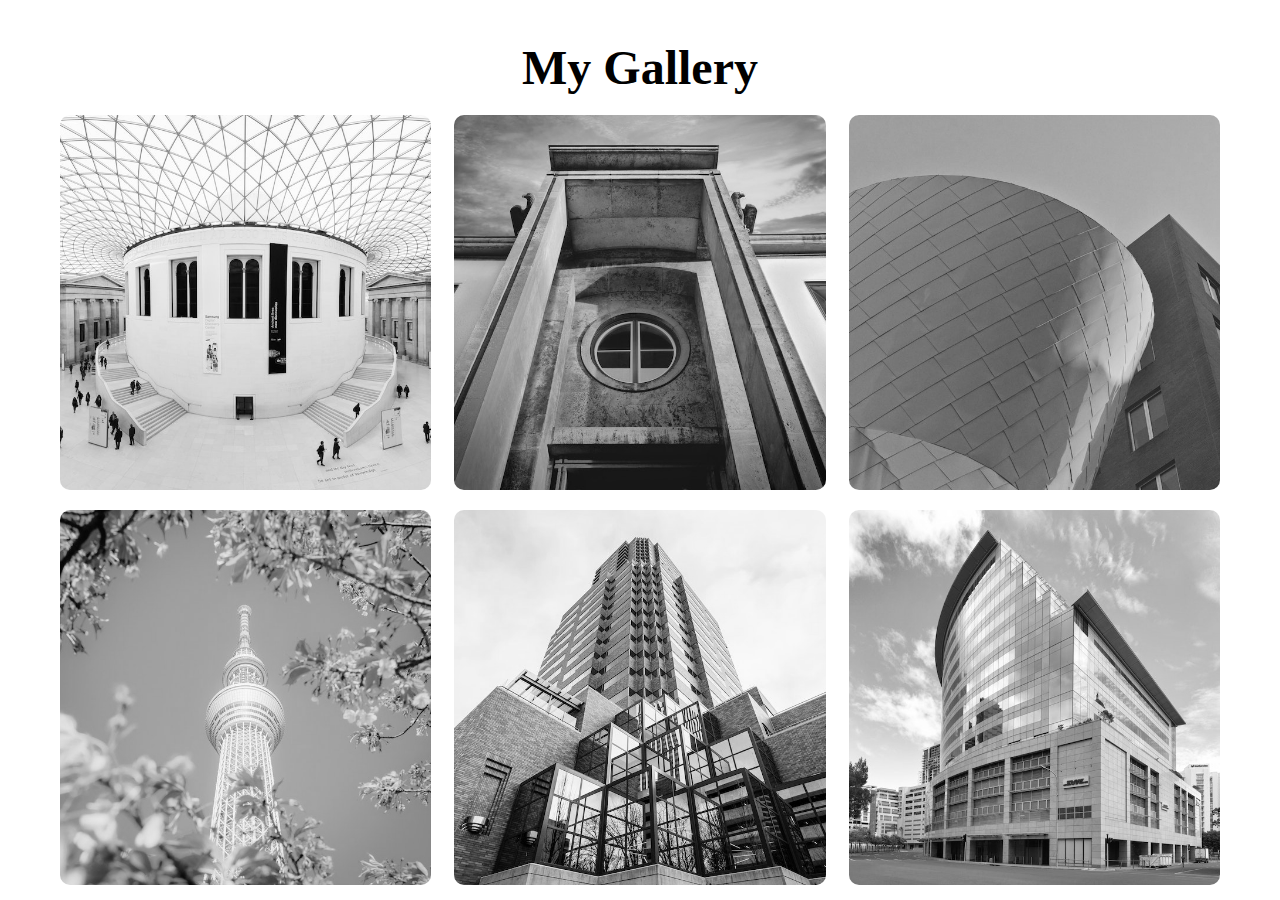
<file: Image Gallery/index.html>
<!DOCTYPE html>
<html lang="en">
<head>
    <meta charset="UTF-8">
    <meta name="viewport" content="width=device-width, initial-scale=1.0">
    <title>My Gallery</title>
    <link rel="stylesheet" href="style.css">
</head>
<body>
    <div id="wrapper">
        <div class="container">
            <h1>My Gallery</h1>
            <div class="gallery">
                <figure class="card">
                    <img src="image1.jpg">
                    <figcaption>Image 1</figcaption>
                </figure>
                <figure class="card">
                    <img src="image2.jpeg">
                    <figcaption>Image 2</figcaption>
                </figure>
                <figure class="card">
                    <img src="image3.jpeg">
                    <figcaption>Image 3</figcaption>
                </figure>
                <figure class="card">
                    <img src="image4.jpeg">
                    <figcaption>Image 4</figcaption>
                </figure>
                <figure class="card">
                    <img src="image5.jpeg">
                    <figcaption>Image 5</figcaption>
                </figure>
                <figure class="card">
                    <img src="image6.jpeg">
                    <figcaption>Image 6</figcaption>
                </figure>
                <figure class="card">
                    <img src="image7.jpeg">
                    <figcaption>Image 7</figcaption>
                </figure>
                <figure class="card">
                    <img src="image8.jpeg">
                    <figcaption>Image 8</figcaption>
                </figure>
                <figure class="card">
                    <img src="image9.jpeg">
                    <figcaption>Image 9</figcaption>
                </figure>
            </div>
        </div>
    </div>
</body>
</html>
</file>
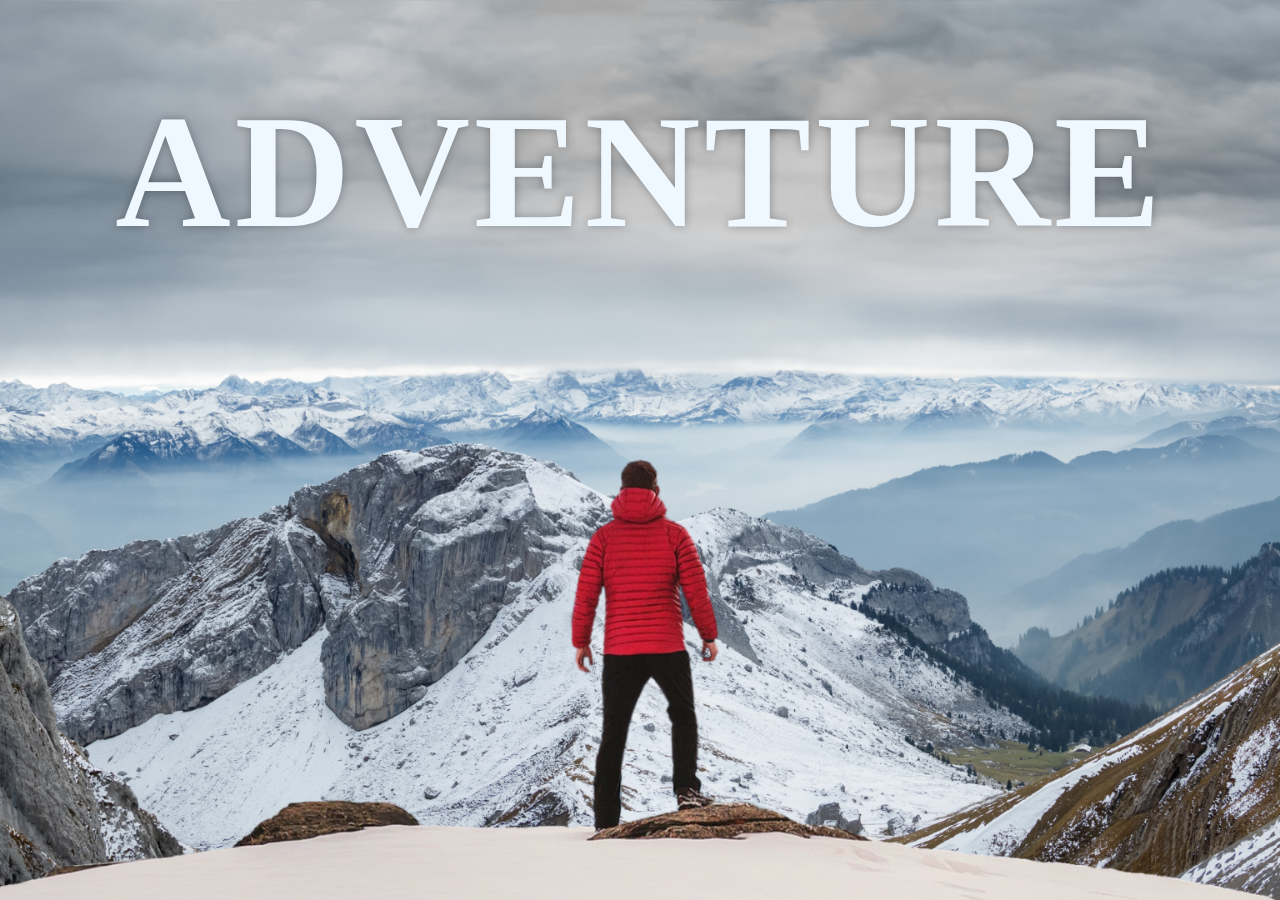
<file: Parallex-website/index.html>
<!DOCTYPE html>
<html lang="en">
<head>
    <meta charset="UTF-8">
    <meta name="viewport" content="width=device-width, initial-scale=1.0">
    <title>Parallex Effect</title>
    <link rel="stylesheet" href="styles.css">
</head>
<body>
    <div id="wrapper">
        <div class="container">
            <img src="background.png" class="background">
            <img src="foreground.png" class="foreground">
            <h1>ADVENTURE</h1>
        </div>

        <section>
            <h2 class="secHeading">Adventure Time  </h2>
            <p class="text">
                Lorem ipsum dolor sit amet, consectetur adipiscing elit, sed do eiusmod tempor incididunt ut labore et dolore magna aliqua. Ut enim ad minim veniam, quis nostrud exercitation ullamco laboris nisi ut aliquip ex ea commodo consequat. Duis aute irure dolor in reprehenderit in voluptate velit esse cillum dolore eu fugiat nulla pariatur. Excepteur sint occaecat cupidatat non proident, sunt in culpa qui officia deserunt mollit anim id est laborum.
                <br>
                Lorem ipsum dolor sit amet, consectetur adipiscing elit, sed do eiusmod tempor incididunt ut labore et dolore magna aliqua. Ut enim ad minim veniam, quis nostrud exercitation ullamco laboris nisi ut aliquip ex ea commodo consequat. Duis aute irure dolor in reprehenderit in voluptate velit esse cillum dolore eu fugiat nulla pariatur. Excepteur sint occaecat cupidatat non proident, sunt in culpa qui officia deserunt mollit anim id est laborum.
            </p>

            <div class="bg bg1">
                <h2 class="desc">BIKING</h2>
            </div>
            <p class="text">
                Lorem ipsum dolor sit amet, consectetur adipiscing elit, sed do eiusmod tempor incididunt ut labore et dolore magna aliqua. Ut enim ad minim veniam, quis nostrud exercitation ullamco laboris nisi ut aliquip ex ea commodo consequat. Duis aute irure dolor in reprehenderit in voluptate velit esse cillum dolore eu fugiat nulla pariatur. Excepteur sint occaecat cupidatat non proident, sunt in culpa qui officia deserunt mollit anim id est laborum.
                <br>
                Lorem ipsum dolor sit amet, consectetur adipiscing elit, sed do eiusmod tempor incididunt ut labore et dolore magna aliqua. Ut enim ad minim veniam, quis nostrud exercitation ullamco laboris nisi ut aliquip ex ea commodo consequat. Duis aute irure dolor in reprehenderit in voluptate velit esse cillum dolore eu fugiat nulla pariatur. Excepteur sint occaecat cupidatat non proident, sunt in culpa qui officia deserunt mollit anim id est laborum.
            </p>

            <div class="bg bg2">
                <h2 class="desc">PARA GLIDING</h2>
            </div>
            <p class="text">
                Lorem ipsum dolor sit amet, consectetur adipiscing elit, sed do eiusmod tempor incididunt ut labore et dolore magna aliqua. Ut enim ad minim veniam, quis nostrud exercitation ullamco laboris nisi ut aliquip ex ea commodo consequat. Duis aute irure dolor in reprehenderit in voluptate velit esse cillum dolore eu fugiat nulla pariatur. Excepteur sint occaecat cupidatat non proident, sunt in culpa qui officia deserunt mollit anim id est laborum.
                <br>
                Lorem ipsum dolor sit amet, consectetur adipiscing elit, sed do eiusmod tempor incididunt ut labore et dolore magna aliqua. Ut enim ad minim veniam, quis nostrud exercitation ullamco laboris nisi ut aliquip ex ea commodo consequat. Duis aute irure dolor in reprehenderit in voluptate velit esse cillum dolore eu fugiat nulla pariatur. Excepteur sint occaecat cupidatat non proident, sunt in culpa qui officia deserunt mollit anim id est laborum.
            </p>

            <div class="bg bg3">
                <h2 class="desc">SURFING</h2>
            </div>
            <p class="text">
                Lorem ipsum dolor sit amet, consectetur adipiscing elit, sed do eiusmod tempor incididunt ut labore et dolore magna aliqua. Ut enim ad minim veniam, quis nostrud exercitation ullamco laboris nisi ut aliquip ex ea commodo consequat. Duis aute irure dolor in reprehenderit in voluptate velit esse cillum dolore eu fugiat nulla pariatur. Excepteur sint occaecat cupidatat non proident, sunt in culpa qui officia deserunt mollit anim id est laborum.
                <br>
                Lorem ipsum dolor sit amet, consectetur adipiscing elit, sed do eiusmod tempor incididunt ut labore et dolore magna aliqua. Ut enim ad minim veniam, quis nostrud exercitation ullamco laboris nisi ut aliquip ex ea commodo consequat. Duis aute irure dolor in reprehenderit in voluptate velit esse cillum dolore eu fugiat nulla pariatur. Excepteur sint occaecat cupidatat non proident, sunt in culpa qui officia deserunt mollit anim id est laborum.
            </p>
        </section>
    </div>
</body>
</html>
</file>
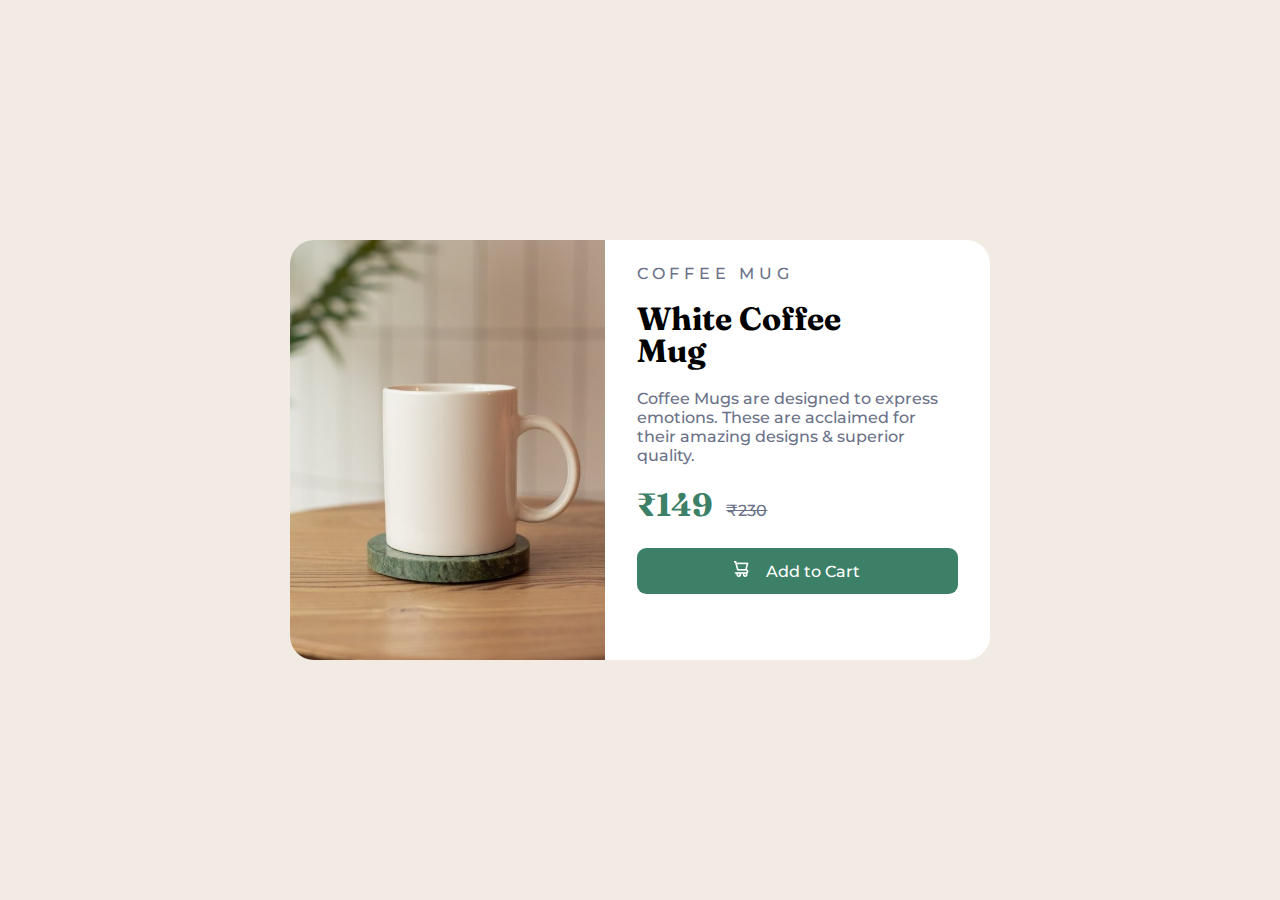
<file: Product Card/index.html>
<!DOCTYPE html>
<html lang="en">

<head>
    <meta charset="UTF-8">
    <meta http-equiv="X-UA-Compatible" content="IE=edge">
    <meta name="viewport" content="width=device-width, initial-scale=1.0">
    <title>White Coffee Mug</title>

    <link rel="stylesheet" href="styles.css">
</head>

<body>
    <section class="container">
        <div class="card-box">
            <div class="img">
                
                <img src="mug.jpg" alt="img-desktop" class="desktop_img">

                <!-- <img src="./images/mug-mobile.jpg" alt="img-mobile" class="mobile_img"> -->
            </div>
            <div class="card_text">
                <p class="product">coffee mug</p>
                <h2 class="product_title">White Coffee Mug</h2>
                <p class="description">Coffee Mugs are designed to express emotions. These are acclaimed for their
                    amazing designs & superior quality.</p>
                <p class="price">
                    <span class="product_title green_text">₹149</span>
                    <span class="description strike">₹230</span>
                </p>
                <button class="btn">
                    <img src="icon-cart.png" alt="" class="btn_img">
                    <span class="description btn_text">Add to Cart</span>
                </button>
            </div>
        </div>
    </section>
</body>
</html>
</file>
<file: Image Gallery/style.css>
*{
    margin:0;
    padding: 0;
    box-sizing: border-box;
}
#wrapper{
    height: 100vh;
    overflow-x: hidden;
    overflow-y: auto;
}
.container{
    height: 100%;
    max-width: 1200px;
    margin:0 auto; /* to place the content in center*/
    padding: 20px; /* border and content ke bech ka space*/
}
.container h1{
    text-align: center;
    margin: 20px 0;   /* top right margin */
    margin-bottom: 20px;
    font-size: 3rem;
}
.gallery{
    display: flex;
    flex-wrap: wrap;
    justify-content: space-between; 
}
.card{
    width:32%;
    margin-bottom: 20px;
    border-radius: 10px;
    overflow: hidden;
    position: relative;
}
.card img
{
    width: 100%; 
    height: 100%;
    filter: grayscale(100%);
    box-shadow:0 0 20px #333;
    object-fit: cover; 

}
.card:hover{
    transform: scale(1.03);
    filter:drop-shadow(0 0 10px #333); /* THIS CREATES THE EFFECTSO WE USDE THIS */
    /* box-shadow: 0 0 10px #333; */
    transition: 0.5s;
}

.card:hover img{
    filter: grayscale(0%);
}
.card figcaption{
    position: absolute;
    bottom:0;
    left:0;
    padding: 25px;
    width:100%;
    height:20%;
    font-size: 16px;
    font-weight: 500;
    color: aliceblue;
    opacity: 0; /* transparent */
    border-radius: 0 0 10px 10px;
    background: linear-gradient(0deg,rgba(0,0,0,0.5)0%,rgba(255,255,255,0));
    transition: 0.3s;
}
.card:hover figcaption{
    opacity: 1;
    transform: scale(1.03);
}
</file>
<file: Parallex-website/styles.css>
*{
    margin:0;
    padding: 0;
    box-sizing: border-box;
}
#wrapper{
    /* height will be same as viewport so */
    height:100vh;
    /* we dont want website to get scroll left and right so */
    overflow-x: hidden;
    /* we want website to get scroll up and down so */
    overflow-y: auto;
    /* since here we are gonna play 3D game 
    as one img will be there and other will be away from it
    we need to on the perspective */
    perspective: 10px; /*NUMBER SE FARAK NAI PADTA BAS ON KARDO */
}

.container{
    position: relative;
    display:flex;
    justify-content: center;
    align-items: center;
    height: 100%;
    transform-style: preserve-3d;
    /* used for overlapping konse plate kiske upar aaege */
    z-index: -1;
}

.background{
    transform:translateZ(-40px) scale(5);
}

.foreground{
    transform: translateZ(-20px) scale(3);
}

.background,.foreground
{
    position: absolute;
    height: 100%;
    width: 100%;
    z-index:-1;
    /* The css object-fit property is used to specify how an 
    <img> or <video> should be resized to fit its container */
    object-fit: cover;
}

h1{
    position: absolute;
    top:5rem;
    font-size: 10rem;
    letter-spacing: 4px;
    color: aliceblue;
    text-shadow: 0 0 10px rgba(0, 0, 0, 0.3);
}

section{
    background-color: rgb(45,45,45);
    color:white;
    padding: 5rem 0;
}

.bg1{
    background-image: url(sport-1.jpg);
}

.bg2{
    background-image: url(sport-2.jpg);
}

.bg3{
    background-image: url(sport-3.jpg);
}

.secHeading{
    font-size:5rem;
    padding: 0 10rem;
}

.text{
    font-size: 1.5rem;
    padding:0 10rem;
    margin: 5rem 0;
}

.bg{
    position: relative;
    width:100%;
    /* since images are not moving */
    background-attachment: fixed;
    /* so that the whole img is in center */
    background-position: center;
    /* same as object fit */
    background-size: cover;
    height:500px;
}

.desc{
    position:absolute;
    background-color: white;
    color: black;
    padding: 0.5rem 2.5rem;
    top:50%;
    left:50%;
    transform: translateX(-50%) translateY(-50%);
    font-size: 3.5rem;
    font-weight: 600;
}
</file>
<file: Product Card/styles.css>
@import url("https://fonts.googleapis.com/css2?family=Fraunces:opsz,wght@9..144,700&family=Montserrat:wght@500;700&display=swap");

* {
  padding: 0;
  margin: 0;
  box-sizing: border-box;
}

:root {
  --darkGreen: hsl(158, 36%, 37%);
  --cream: hsl(30, 38%, 92%);
  --gray: hsl(228, 12%, 48%);
  --white: hsl(0, 0%, 100%);
  --head: 2rem; /*This variable is set to 2rem, representing a font size for headings.*/
  --text: 1rem;/*This variable is set to 1rem, representing a font size for general text.*/
}

img {
  max-width: 100%;
}

.container {
  min-height: 100vh;
  background-color: var(--cream);
  display: flex;
  justify-content: center;
  align-items: center;
}

.card-box {
  margin: 1em 2em;
  max-width: 400px;
  background-color: white;
  border-radius: 1.5em;
}

.desktop_img {
  display: none;
}

/* .mobile_img {
  border-radius: 1em 1em 0 0;
} */

.card_text {
  text-align: left;
  margin: 1.5em 2em;
}

.product {
  font-family: "Montserrat", sans-serif;
  font-size: var(--text);
  color: var(--gray);
  letter-spacing: 0.3em;
  text-transform: uppercase;
  font-weight: 500;
}

.product_title {
  font-size: var(--head);
  font-weight: 700;
  font-family: "Fraunces", serif;
  line-height: 1;
  margin: 0.6em 0 0.7em 0;
}

.description {
  font-family: "Montserrat", sans-serif;
  width: 96%;
  font-size: var(--text);
  color: var(--gray);
  font-weight: 500;
  margin-bottom: 1.5em;
}

.green_text {
  margin-right: 0.3em;
  color: var(--darkGreen);
}

.strike {
  text-decoration: line-through;
  align-self: center;
}

.btn {
  display: block;
  margin: 2em 0 1em 0;
  background-color: var(--darkGreen);
  width: 100%;
  padding: 1em 0;
  color: var(--white);
  border: 0;
  border-radius: 0.7em;
  outline: none;
  cursor: pointer;
}

.btn:hover {
  background-color: hsl(156, 24%, 24%);
}

.btn_img {
  margin-right: 1em;
  max-width: 100%;
}
.btn_text {
  color: var(--white);
}

/* For smaller screen */
/* @media (max-width: 260px) {
  :root {
    --head: 1.3rem;
    --text: 0.9rem;
  }

  .card-box {
    margin: 1em;
    max-width: 200px;
  }

  .card-box {
    max-width: 200px;
  }

  .card_text {
    text-align: left;
    margin: 1.5em 0.6em;
  }

  .btn {
    padding: 0.6em 0;
  }
} */

/* For PC & HD+ screen */
@media (min-width: 650px) {
  .card-box {
    display: flex;
    max-width: 700px;
  }

  .desktop_img {
    display: block;
    width: 900px;
    height: 100%;
    border-radius: 1.5em 0 0 1.5em;
  }

  .mobile_img {
    display: none;
  }

  .product_title {
    width: 80%;
  }
}

/* For 4K & Full HD+ screen */
/* @media (min-width: 1921px) {
  :root {
    --head: 5rem;
    --text: 2rem;
  }

  .card_text {
    text-align: left;
    margin: 4em 2.5em;
  }

  .card-box {
    margin: 1em;
    max-width: 1200px;
  }

  .desktop_img {
    width: 1600px;
    height: 100%;
  }

  .btn {
    padding: 2em 0;
  }
} */
</file>
